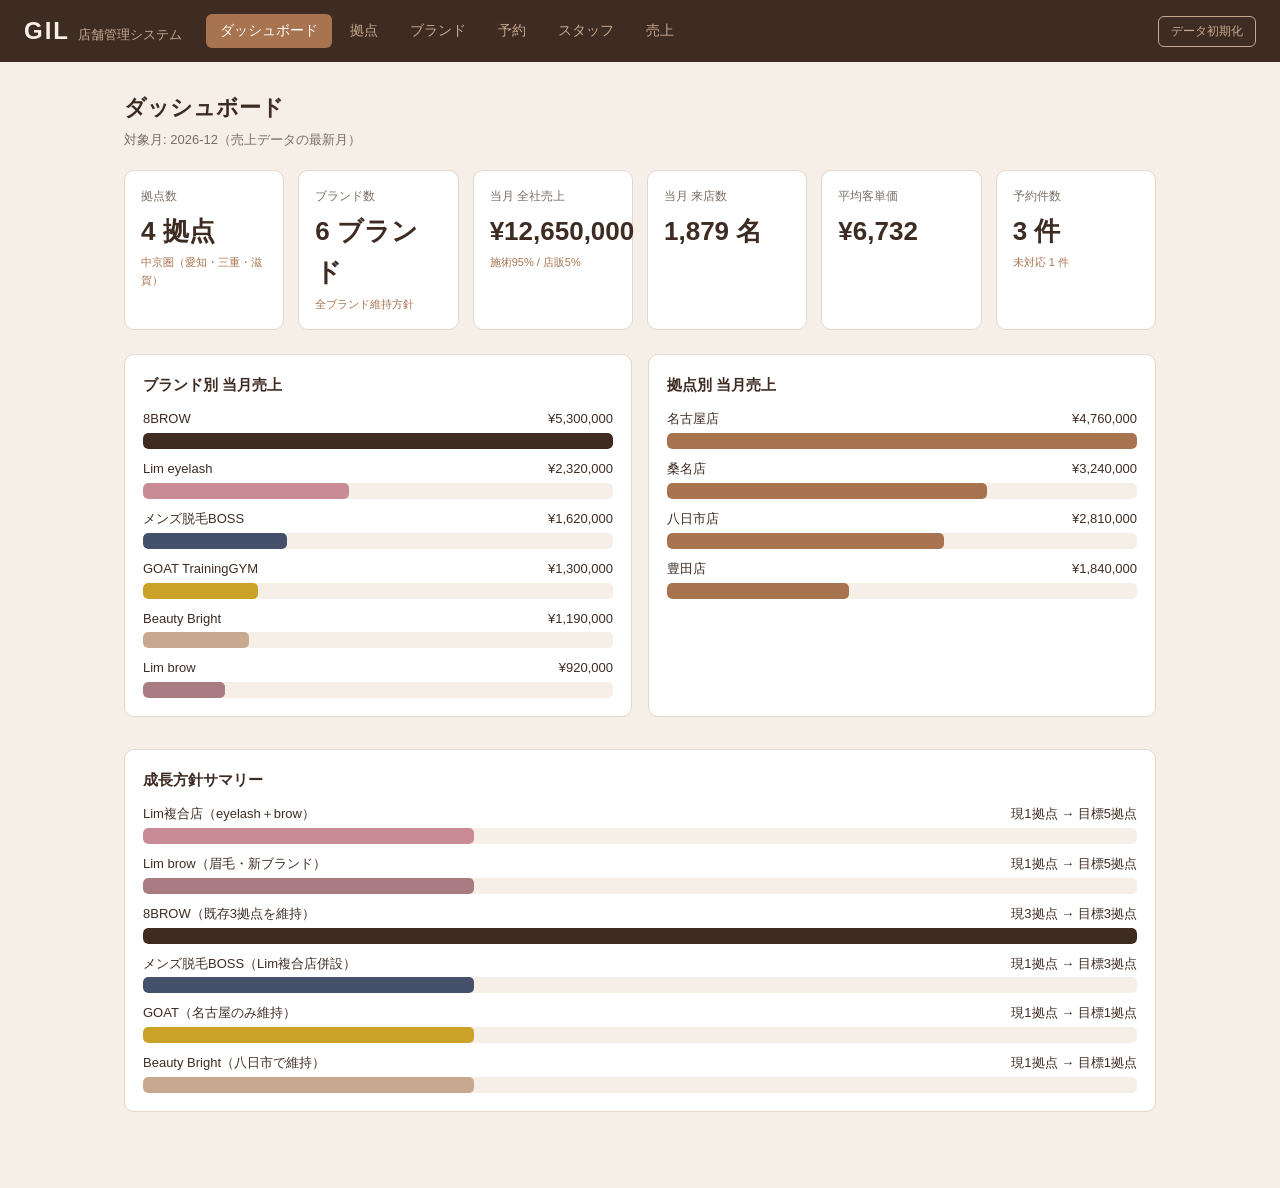
<file: admin/index.html>
<!DOCTYPE html>
<html lang="ja">
<head>
  <meta charset="UTF-8" />
  <meta name="viewport" content="width=device-width, initial-scale=1.0" />
  <title>GIL 店舗管理システム</title>
  <link rel="stylesheet" href="admin.css" />
</head>
<body>
  <header class="topbar">
    <div class="brand">
      <span class="logo">GIL</span>
      <span class="sub">店舗管理システム</span>
    </div>
    <nav class="tabs" id="tabs">
      <button class="tab is-active" data-view="dashboard">ダッシュボード</button>
      <button class="tab" data-view="stores">拠点</button>
      <button class="tab" data-view="brands">ブランド</button>
      <button class="tab" data-view="bookings">予約</button>
      <button class="tab" data-view="staff">スタッフ</button>
      <button class="tab" data-view="sales">売上</button>
    </nav>
    <button class="reset" id="resetBtn" title="初期データに戻す">データ初期化</button>
  </header>

  <main>
    <!-- ダッシュボード -->
    <section class="view is-active" id="view-dashboard">
      <h1>ダッシュボード</h1>
      <p class="muted" id="dash-period"></p>
      <div class="kpi-grid" id="kpiGrid"></div>
      <div class="panel-grid">
        <div class="panel">
          <h2>ブランド別 当月売上</h2>
          <div class="bars" id="brandBars"></div>
        </div>
        <div class="panel">
          <h2>拠点別 当月売上</h2>
          <div class="bars" id="storeBars"></div>
        </div>
      </div>
      <div class="panel">
        <h2>成長方針サマリー</h2>
        <div class="bars" id="growthSummary"></div>
      </div>
    </section>

    <!-- 拠点 -->
    <section class="view" id="view-stores">
      <h1>拠点</h1>
      <p class="muted">株式会社GIL 4拠点。各拠点は複数ブランドの複合店。</p>
      <div class="card-grid" id="storeCards"></div>
    </section>

    <!-- ブランド -->
    <section class="view" id="view-brands">
      <h1>ブランド</h1>
      <p class="muted">買収後も5ブランドすべてを維持。ブランドごとに成長方針を分ける。</p>
      <div class="card-grid" id="brandCards"></div>
    </section>

    <!-- 予約 -->
    <section class="view" id="view-bookings">
      <h1>予約</h1>
      <p class="muted">予約サイトからの申込もここに集約される。</p>
      <form class="form" id="bookingForm">
        <div class="row">
          <label>日時<input type="datetime-local" name="datetime" required /></label>
          <label>拠点<select name="store" id="bk-store" required></select></label>
          <label>ブランド<select name="brand" id="bk-brand" required></select></label>
        </div>
        <div class="row">
          <label>メニュー<input type="text" name="menu" placeholder="例: 眉スタイリング" required /></label>
          <label>お名前<input type="text" name="name" required /></label>
          <label>電話<input type="tel" name="phone" placeholder="090-..." /></label>
        </div>
        <button type="submit">予約を追加</button>
      </form>
      <table class="data">
        <thead>
          <tr><th>日時</th><th>拠点</th><th>ブランド</th><th>メニュー</th><th>お客様</th><th>状態</th><th></th></tr>
        </thead>
        <tbody id="bookingRows"></tbody>
      </table>
    </section>

    <!-- スタッフ -->
    <section class="view" id="view-staff">
      <h1>スタッフ</h1>
      <form class="form" id="staffForm">
        <div class="row">
          <label>氏名<input type="text" name="name" required /></label>
          <label>拠点<select name="store" id="st-store" required></select></label>
          <label>ブランド<select name="brand" id="st-brand" required></select></label>
          <label>役割<select name="role">
            <option>店長</option><option>スタイリスト</option>
            <option>アイリスト</option><option>トレーナー</option>
            <option>エステティシャン</option><option>受付</option>
          </select></label>
        </div>
        <button type="submit">スタッフを追加</button>
      </form>
      <table class="data">
        <thead><tr><th>氏名</th><th>拠点</th><th>ブランド</th><th>役割</th><th></th></tr></thead>
        <tbody id="staffRows"></tbody>
      </table>
    </section>

    <!-- 売上 -->
    <section class="view" id="view-sales">
      <h1>売上</h1>
      <p class="muted">拠点×ブランド別に月次売上を記録。再生の進捗を可視化する。</p>
      <form class="form" id="salesForm">
        <div class="row">
          <label>年月<input type="month" name="ym" required /></label>
          <label>拠点<select name="store" id="sl-store" required></select></label>
          <label>ブランド<select name="brand" id="sl-brand" required></select></label>
          <label>売上(円)<input type="number" name="revenue" min="0" required /></label>
          <label>来店数<input type="number" name="customers" min="0" required /></label>
        </div>
        <button type="submit">売上を記録</button>
      </form>
      <table class="data">
        <thead><tr><th>年月</th><th>拠点</th><th>ブランド</th><th>売上</th><th>来店数</th><th>客単価</th><th></th></tr></thead>
        <tbody id="salesRows"></tbody>
      </table>
    </section>
  </main>

  <script src="admin.js"></script>
</body>
</html>
</file>
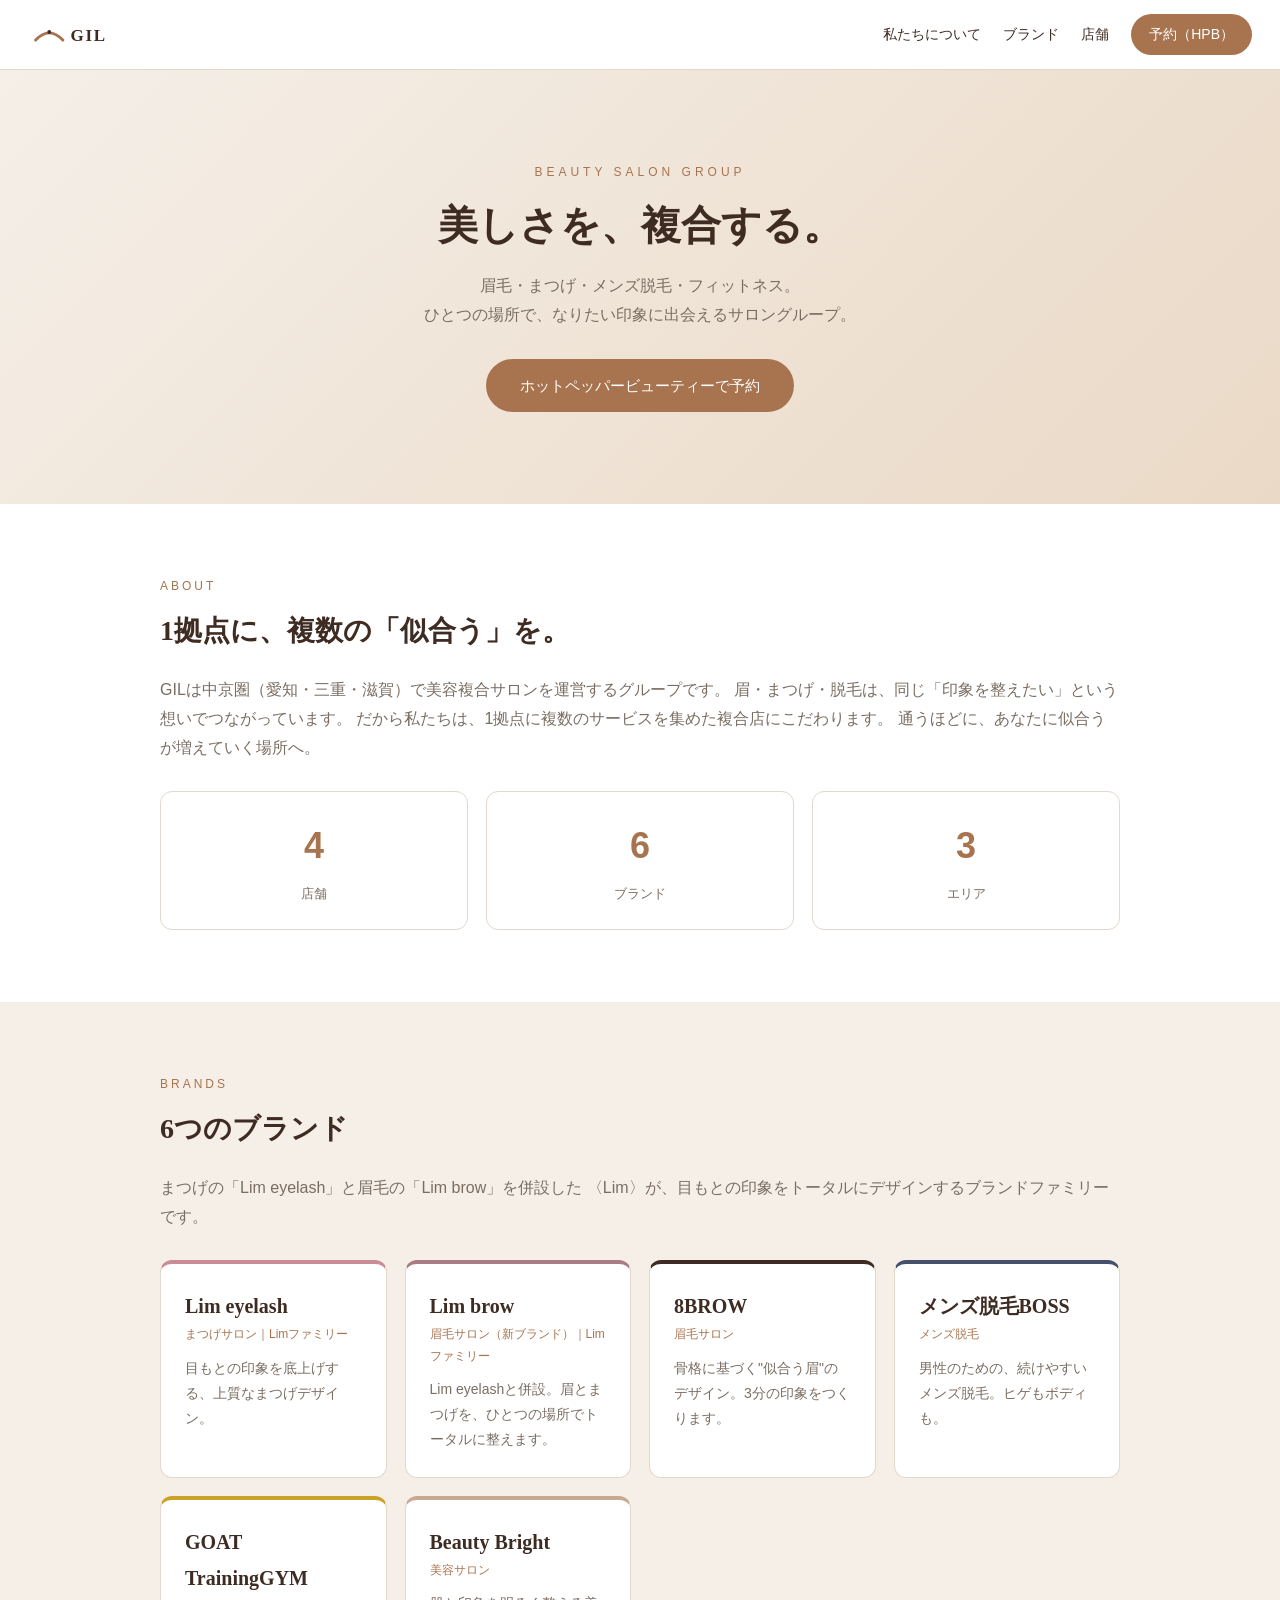
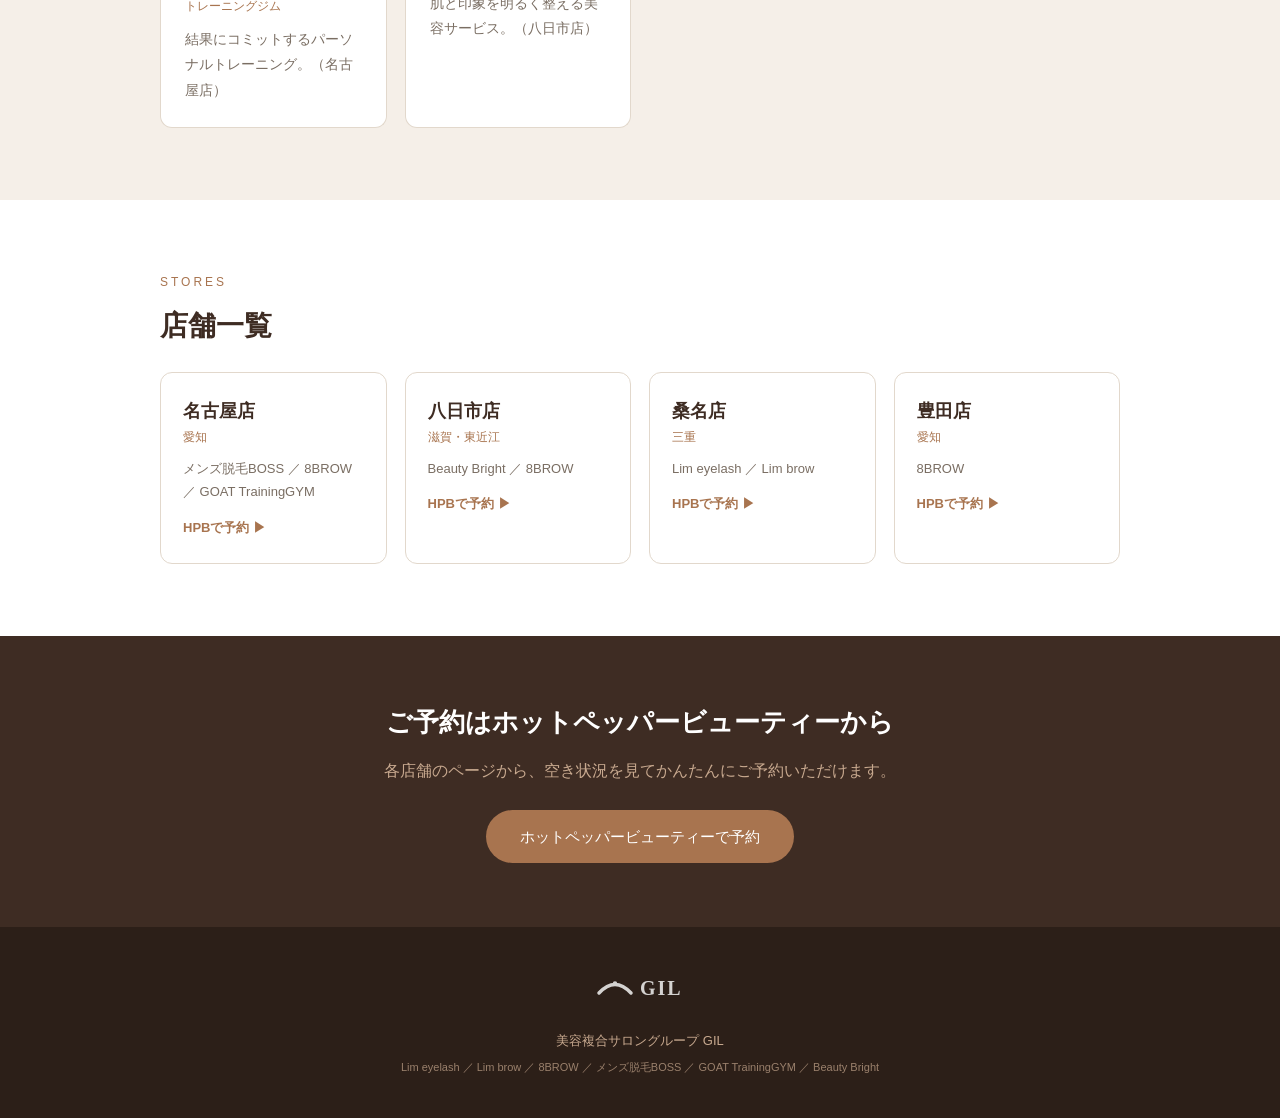
<file: site/index.html>
<!DOCTYPE html>
<html lang="ja">
<head>
  <meta charset="UTF-8" />
  <meta name="viewport" content="width=device-width, initial-scale=1.0" />
  <title>GIL — 美容複合サロングループ｜眉毛・まつげ・メンズ脱毛</title>
  <meta name="description" content="中京圏で眉毛サロン8BROW、まつげサロンLim eyelash、メンズ脱毛BOSSなどを運営する美容複合サロングループGIL。" />
  <link rel="stylesheet" href="styles.css" />
</head>
<body>
  <header class="nav">
    <a class="nav-logo" href="index.html">
      <img src="../assets/logo.svg" alt="GIL" />
    </a>
    <nav class="nav-links">
      <a href="#about">私たちについて</a>
      <a href="#brands">ブランド</a>
      <a href="#stores">店舗</a>
      <a class="nav-cta" href="https://beauty.hotpepper.jp/" target="_blank" rel="noopener">予約（HPB）</a>
    </nav>
  </header>

  <section class="hero">
    <div class="hero-inner">
      <p class="hero-kicker">BEAUTY SALON GROUP</p>
      <h1>美しさを、複合する。</h1>
      <p class="hero-lead">
        眉毛・まつげ・メンズ脱毛・フィットネス。<br />
        ひとつの場所で、なりたい印象に出会えるサロングループ。
      </p>
      <a class="btn" href="https://beauty.hotpepper.jp/" target="_blank" rel="noopener">ホットペッパービューティーで予約</a>
    </div>
  </section>

  <section class="section" id="about">
    <div class="container">
      <p class="kicker">ABOUT</p>
      <h2>1拠点に、複数の「似合う」を。</h2>
      <p class="lead">
        GILは中京圏（愛知・三重・滋賀）で美容複合サロンを運営するグループです。
        眉・まつげ・脱毛は、同じ「印象を整えたい」という想いでつながっています。
        だから私たちは、1拠点に複数のサービスを集めた複合店にこだわります。
        通うほどに、あなたに似合うが増えていく場所へ。
      </p>
      <div class="stat-row">
        <div class="stat-box"><strong>4</strong><span>店舗</span></div>
        <div class="stat-box"><strong>6</strong><span>ブランド</span></div>
        <div class="stat-box"><strong>3</strong><span>エリア</span></div>
      </div>
    </div>
  </section>

  <section class="section alt" id="brands">
    <div class="container">
      <p class="kicker">BRANDS</p>
      <h2>6つのブランド</h2>
      <p class="lead">まつげの「Lim eyelash」と眉毛の「Lim brow」を併設した
        〈Lim〉が、目もとの印象をトータルにデザインするブランドファミリーです。</p>
      <div class="brand-grid">
        <article class="brand-card lash">
          <h3>Lim eyelash</h3>
          <p class="brand-type">まつげサロン｜Limファミリー</p>
          <p>目もとの印象を底上げする、上質なまつげデザイン。</p>
        </article>
        <article class="brand-card limbrow">
          <h3>Lim brow</h3>
          <p class="brand-type">眉毛サロン（新ブランド）｜Limファミリー</p>
          <p>Lim eyelashと併設。眉とまつげを、ひとつの場所でトータルに整えます。</p>
        </article>
        <article class="brand-card brow">
          <h3>8BROW</h3>
          <p class="brand-type">眉毛サロン</p>
          <p>骨格に基づく"似合う眉"のデザイン。3分の印象をつくります。</p>
        </article>
        <article class="brand-card boss">
          <h3>メンズ脱毛BOSS</h3>
          <p class="brand-type">メンズ脱毛</p>
          <p>男性のための、続けやすいメンズ脱毛。ヒゲもボディも。</p>
        </article>
        <article class="brand-card gym">
          <h3>GOAT TrainingGYM</h3>
          <p class="brand-type">トレーニングジム</p>
          <p>結果にコミットするパーソナルトレーニング。（名古屋店）</p>
        </article>
        <article class="brand-card bright">
          <h3>Beauty Bright</h3>
          <p class="brand-type">美容サロン</p>
          <p>肌と印象を明るく整える美容サービス。（八日市店）</p>
        </article>
      </div>
    </div>
  </section>

  <section class="section" id="stores">
    <div class="container">
      <p class="kicker">STORES</p>
      <h2>店舗一覧</h2>
      <!-- 各店舗の href は、ホットペッパービューティーの店舗別ページURLに差し替える -->
      <div class="store-grid">
        <article class="store-card">
          <h3>名古屋店</h3>
          <p class="store-area">愛知</p>
          <p class="store-brands">メンズ脱毛BOSS ／ 8BROW ／ GOAT TrainingGYM</p>
          <a class="store-link" href="https://beauty.hotpepper.jp/" target="_blank" rel="noopener">HPBで予約 ▶</a>
        </article>
        <article class="store-card">
          <h3>八日市店</h3>
          <p class="store-area">滋賀・東近江</p>
          <p class="store-brands">Beauty Bright ／ 8BROW</p>
          <a class="store-link" href="https://beauty.hotpepper.jp/" target="_blank" rel="noopener">HPBで予約 ▶</a>
        </article>
        <article class="store-card">
          <h3>桑名店</h3>
          <p class="store-area">三重</p>
          <p class="store-brands">Lim eyelash ／ Lim brow</p>
          <a class="store-link" href="https://beauty.hotpepper.jp/" target="_blank" rel="noopener">HPBで予約 ▶</a>
        </article>
        <article class="store-card">
          <h3>豊田店</h3>
          <p class="store-area">愛知</p>
          <p class="store-brands">8BROW</p>
          <a class="store-link" href="https://beauty.hotpepper.jp/" target="_blank" rel="noopener">HPBで予約 ▶</a>
        </article>
      </div>
    </div>
  </section>

  <section class="cta">
    <div class="container">
      <h2>ご予約はホットペッパービューティーから</h2>
      <p>各店舗のページから、空き状況を見てかんたんにご予約いただけます。</p>
      <a class="btn" href="https://beauty.hotpepper.jp/" target="_blank" rel="noopener">ホットペッパービューティーで予約</a>
    </div>
  </section>

  <footer class="footer">
    <div class="container">
      <img src="../assets/logo.svg" alt="GIL" class="footer-logo" />
      <p>美容複合サロングループ GIL</p>
      <p class="small">Lim eyelash ／ Lim brow ／ 8BROW ／ メンズ脱毛BOSS ／ GOAT TrainingGYM ／ Beauty Bright</p>
    </div>
  </footer>
</body>
</html>
</file>
<file: admin/admin.css>
:root {
  --brown: #3E2C23;
  --mocha: #C8A98F;
  --terra: #A8744F;
  --ivory: #F5EFE8;
  --greige: #7A6E63;
  --line: #E2D8CC;
  --ok: #4F8A5B;
  --warn: #C9893E;
  --bad: #B5544A;
}

* { box-sizing: border-box; margin: 0; padding: 0; }

body {
  font-family: "Hiragino Sans", "Yu Gothic", "Meiryo", sans-serif;
  background: var(--ivory);
  color: var(--brown);
  line-height: 1.6;
}

/* Topbar */
.topbar {
  display: flex;
  align-items: center;
  gap: 24px;
  background: var(--brown);
  color: var(--ivory);
  padding: 12px 24px;
  flex-wrap: wrap;
}
.brand { display: flex; align-items: baseline; gap: 8px; }
.logo {
  font-size: 24px;
  font-weight: 800;
  letter-spacing: 2px;
}
.brand .sub { font-size: 13px; color: var(--mocha); }

.tabs { display: flex; gap: 4px; flex-wrap: wrap; flex: 1; }
.tab {
  background: transparent;
  border: none;
  color: var(--mocha);
  padding: 8px 14px;
  border-radius: 6px;
  cursor: pointer;
  font-size: 14px;
  font-family: inherit;
}
.tab:hover { background: rgba(255,255,255,.08); }
.tab.is-active { background: var(--terra); color: #fff; }

.reset {
  background: transparent;
  border: 1px solid var(--mocha);
  color: var(--mocha);
  padding: 6px 12px;
  border-radius: 6px;
  cursor: pointer;
  font-size: 12px;
  font-family: inherit;
}
.reset:hover { background: rgba(255,255,255,.08); }

/* Layout */
main { max-width: 1080px; margin: 0 auto; padding: 28px 24px 60px; }
.view { display: none; }
.view.is-active { display: block; }

h1 { font-size: 22px; margin-bottom: 4px; }
h2 { font-size: 15px; margin-bottom: 12px; color: var(--brown); }
.muted { color: var(--greige); font-size: 13px; margin-bottom: 20px; }

/* KPI */
.kpi-grid {
  display: grid;
  grid-template-columns: repeat(auto-fit, minmax(160px, 1fr));
  gap: 14px;
  margin-bottom: 24px;
}
.kpi {
  background: #fff;
  border: 1px solid var(--line);
  border-radius: 10px;
  padding: 16px;
}
.kpi .label { font-size: 12px; color: var(--greige); }
.kpi .value { font-size: 26px; font-weight: 700; margin-top: 4px; }
.kpi .note { font-size: 11px; color: var(--terra); margin-top: 2px; }

/* Panels */
.panel-grid {
  display: grid;
  grid-template-columns: 1fr 1fr;
  gap: 16px;
  margin-bottom: 16px;
}
.panel {
  background: #fff;
  border: 1px solid var(--line);
  border-radius: 10px;
  padding: 18px;
  margin-bottom: 16px;
}

/* Bars */
.bars { display: flex; flex-direction: column; gap: 10px; }
.bar-row { font-size: 13px; }
.bar-row .bar-label {
  display: flex; justify-content: space-between; margin-bottom: 3px;
}
.bar-track {
  background: var(--ivory);
  border-radius: 5px;
  height: 16px;
  overflow: hidden;
}
.bar-fill {
  height: 100%;
  background: var(--terra);
  border-radius: 5px;
  min-width: 2px;
}
.bar-fill.brow { background: #3E2C23; }
.bar-fill.lash { background: #C98B95; }
.bar-fill.limbrow { background: #A87C82; }
.bar-fill.boss { background: #45506B; }
.bar-fill.gym  { background: #C9A227; }
.bar-fill.bright { background: #C8A98F; }

/* Cards */
.card-grid {
  display: grid;
  grid-template-columns: repeat(auto-fill, minmax(280px, 1fr));
  gap: 16px;
}
.card {
  background: #fff;
  border: 1px solid var(--line);
  border-radius: 10px;
  padding: 18px;
}
.card h3 { font-size: 16px; margin-bottom: 2px; }
.card .meta { font-size: 12px; color: var(--greige); margin-bottom: 12px; }
.chips { display: flex; flex-wrap: wrap; gap: 6px; margin-bottom: 12px; }
.chip {
  font-size: 11px;
  padding: 3px 9px;
  border-radius: 20px;
  background: var(--ivory);
  border: 1px solid var(--line);
}
.card .stat { display: flex; justify-content: space-between; font-size: 13px; padding: 3px 0; }
.card .stat span:last-child { font-weight: 700; }
.policy {
  margin-top: 10px;
  font-size: 12px;
  padding: 8px 10px;
  background: var(--ivory);
  border-radius: 6px;
  border-left: 3px solid var(--terra);
}

/* Forms */
.form {
  background: #fff;
  border: 1px solid var(--line);
  border-radius: 10px;
  padding: 16px;
  margin-bottom: 20px;
}
.form .row {
  display: flex;
  gap: 12px;
  flex-wrap: wrap;
  margin-bottom: 12px;
}
.form label {
  display: flex;
  flex-direction: column;
  font-size: 12px;
  color: var(--greige);
  gap: 4px;
  flex: 1;
  min-width: 140px;
}
.form input, .form select {
  font-family: inherit;
  font-size: 14px;
  padding: 7px 9px;
  border: 1px solid var(--line);
  border-radius: 6px;
  color: var(--brown);
  background: #fff;
}
.form button, .data button {
  font-family: inherit;
  cursor: pointer;
}
.form > button {
  background: var(--terra);
  color: #fff;
  border: none;
  padding: 9px 20px;
  border-radius: 6px;
  font-size: 14px;
}
.form > button:hover { background: #95643f; }

/* Tables */
.data {
  width: 100%;
  border-collapse: collapse;
  background: #fff;
  border: 1px solid var(--line);
  border-radius: 10px;
  overflow: hidden;
  font-size: 13px;
}
.data th {
  background: var(--brown);
  color: var(--ivory);
  text-align: left;
  padding: 9px 12px;
  font-weight: 600;
}
.data td { padding: 9px 12px; border-top: 1px solid var(--line); }
.data tr:hover td { background: var(--ivory); }
.data .empty { text-align: center; color: var(--greige); padding: 24px; }

.status {
  font-size: 11px;
  padding: 3px 8px;
  border-radius: 20px;
  border: none;
  font-family: inherit;
  cursor: pointer;
}
.status.s0 { background: #F3E4D2; color: var(--warn); }
.status.s1 { background: #DCEBDE; color: var(--ok); }
.status.s2 { background: #E0DAF0; color: #5B4F8A; }
.status.s3 { background: #F0DAD8; color: var(--bad); }

.del {
  background: transparent;
  border: 1px solid var(--line);
  color: var(--bad);
  border-radius: 5px;
  padding: 3px 8px;
  font-size: 12px;
}
.del:hover { background: #F0DAD8; }

@media (max-width: 720px) {
  .panel-grid { grid-template-columns: 1fr; }
}
</file>
<file: site/styles.css>
:root {
  --brown: #3E2C23;
  --mocha: #C8A98F;
  --terra: #A8744F;
  --ivory: #F5EFE8;
  --greige: #7A6E63;
  --line: #E2D8CC;
}

* { box-sizing: border-box; margin: 0; padding: 0; }

body {
  font-family: "Hiragino Sans", "Yu Gothic", "Meiryo", sans-serif;
  color: var(--brown);
  background: #fff;
  line-height: 1.8;
}

h1, h2, h3 {
  font-family: "Hiragino Mincho ProN", "Yu Mincho", serif;
  font-weight: 600;
}

a { color: inherit; }

/* Nav */
.nav {
  display: flex;
  justify-content: space-between;
  align-items: center;
  padding: 14px 28px;
  border-bottom: 1px solid var(--line);
  position: sticky;
  top: 0;
  background: rgba(255,255,255,.95);
  z-index: 10;
}
.nav-logo img { height: 34px; display: block; }
.nav-links { display: flex; align-items: center; gap: 22px; }
.nav-links a { text-decoration: none; font-size: 14px; }
.nav-links a:hover { color: var(--terra); }
.nav-cta {
  background: var(--terra);
  color: #fff !important;
  padding: 8px 18px;
  border-radius: 24px;
}

/* Hero */
.hero {
  background: linear-gradient(135deg, var(--ivory), #EAD9C6);
  padding: 92px 24px;
  text-align: center;
}
.hero-inner { max-width: 680px; margin: 0 auto; }
.hero-kicker {
  letter-spacing: 4px;
  font-size: 12px;
  color: var(--terra);
  margin-bottom: 14px;
}
.hero h1 { font-size: 40px; line-height: 1.4; margin-bottom: 18px; }
.hero-lead { color: var(--greige); margin-bottom: 30px; }

/* Buttons */
.btn {
  display: inline-block;
  background: var(--terra);
  color: #fff;
  text-decoration: none;
  padding: 13px 34px;
  border-radius: 30px;
  font-size: 15px;
  border: none;
  cursor: pointer;
  font-family: inherit;
}
.btn:hover { background: #95643f; }
.btn.ghost {
  background: transparent;
  color: var(--terra);
  border: 1px solid var(--terra);
  margin: 6px 4px 0;
}
.btn.ghost:hover { background: var(--ivory); }

/* Sections */
.section { padding: 72px 24px; }
.section.alt { background: var(--ivory); }
.container { max-width: 960px; margin: 0 auto; }
.container.narrow { max-width: 560px; }
.kicker {
  letter-spacing: 3px;
  font-size: 12px;
  color: var(--terra);
  margin-bottom: 8px;
}
.section h2 { font-size: 28px; margin-bottom: 20px; }
.lead { color: var(--greige); margin-bottom: 28px; }

/* Stats */
.stat-row { display: flex; gap: 18px; flex-wrap: wrap; }
.stat-box {
  flex: 1;
  min-width: 130px;
  background: #fff;
  border: 1px solid var(--line);
  border-radius: 12px;
  padding: 22px;
  text-align: center;
}
.stat-box strong { display: block; font-size: 36px; color: var(--terra); }
.stat-box span { font-size: 13px; color: var(--greige); }

/* Brand cards */
.brand-grid {
  display: grid;
  grid-template-columns: repeat(auto-fill, minmax(220px, 1fr));
  gap: 18px;
}
.brand-card {
  background: #fff;
  border: 1px solid var(--line);
  border-radius: 12px;
  padding: 24px;
  border-top: 4px solid var(--terra);
}
.brand-card.brow   { border-top-color: #3E2C23; }
.brand-card.lash   { border-top-color: #C98B95; }
.brand-card.limbrow { border-top-color: #A87C82; }
.brand-card.boss   { border-top-color: #45506B; }
.brand-card.gym    { border-top-color: #C9A227; }
.brand-card.bright { border-top-color: #C8A98F; }
.brand-card h3 { font-size: 20px; }
.brand-type {
  font-size: 12px;
  color: var(--terra);
  margin-bottom: 10px;
}
.brand-card p:last-child { font-size: 14px; color: var(--greige); }

/* Store cards */
.store-grid {
  display: grid;
  grid-template-columns: repeat(auto-fill, minmax(210px, 1fr));
  gap: 18px;
}
.store-card {
  background: #fff;
  border: 1px solid var(--line);
  border-radius: 12px;
  padding: 22px;
}
.store-card h3 { font-size: 18px; }
.store-area { font-size: 12px; color: var(--terra); margin-bottom: 8px; }
.store-brands { font-size: 13px; color: var(--greige); }

/* CTA */
.cta {
  background: var(--brown);
  color: var(--ivory);
  text-align: center;
  padding: 64px 24px;
}
.cta h2 { color: #fff; font-size: 26px; margin-bottom: 10px; }
.cta p { color: var(--mocha); margin-bottom: 24px; }

/* Footer */
.footer {
  background: #2C1F18;
  color: var(--mocha);
  text-align: center;
  padding: 40px 24px;
}
.footer-logo { height: 40px; filter: brightness(0) invert(1); opacity: .8; margin-bottom: 12px; }
.footer p { font-size: 13px; }
.footer .small { font-size: 11px; opacity: .7; margin-top: 6px; }

/* Store HPB link */
.store-link {
  display: inline-block;
  margin-top: 12px;
  font-size: 13px;
  color: var(--terra);
  text-decoration: none;
  font-weight: 600;
}
.store-link:hover { text-decoration: underline; }

@media (max-width: 640px) {
  .hero h1 { font-size: 30px; }
  .nav { padding: 12px 16px; }
  .nav-links { gap: 14px; }
}
</file>
